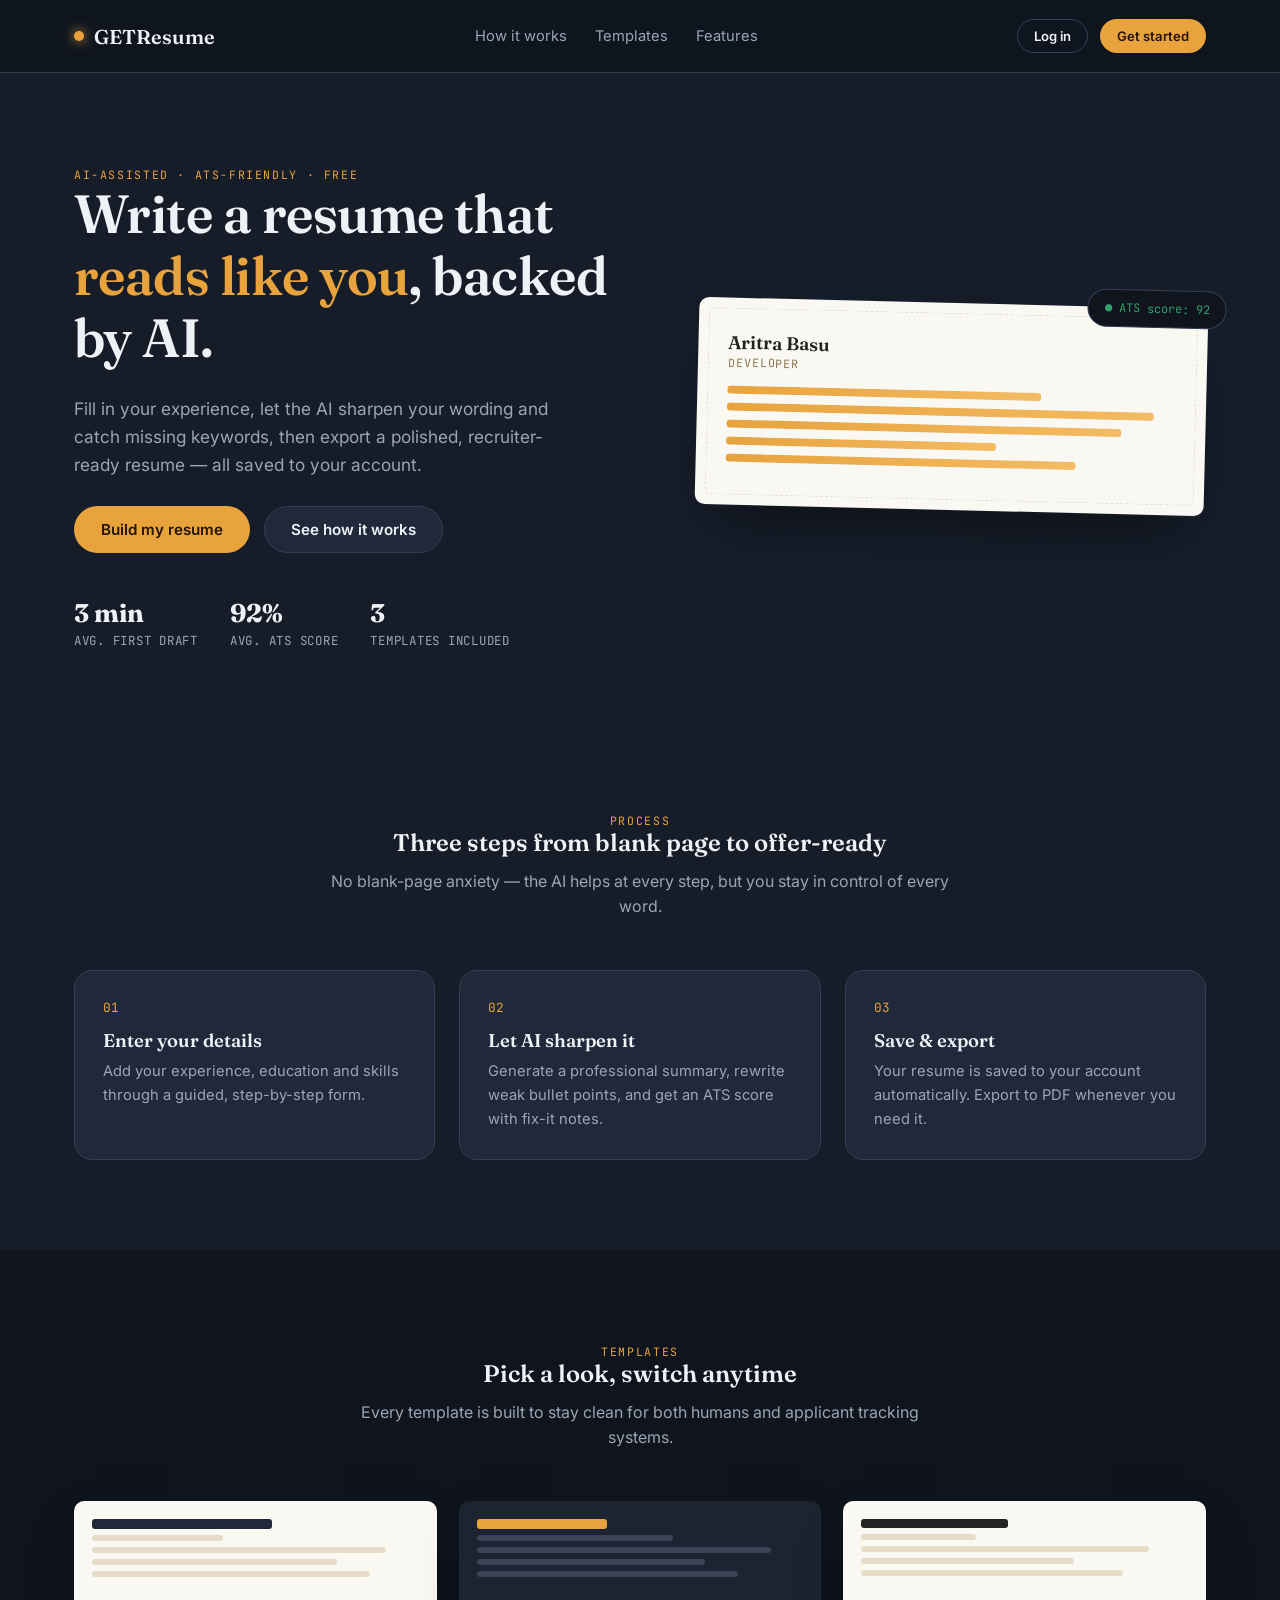
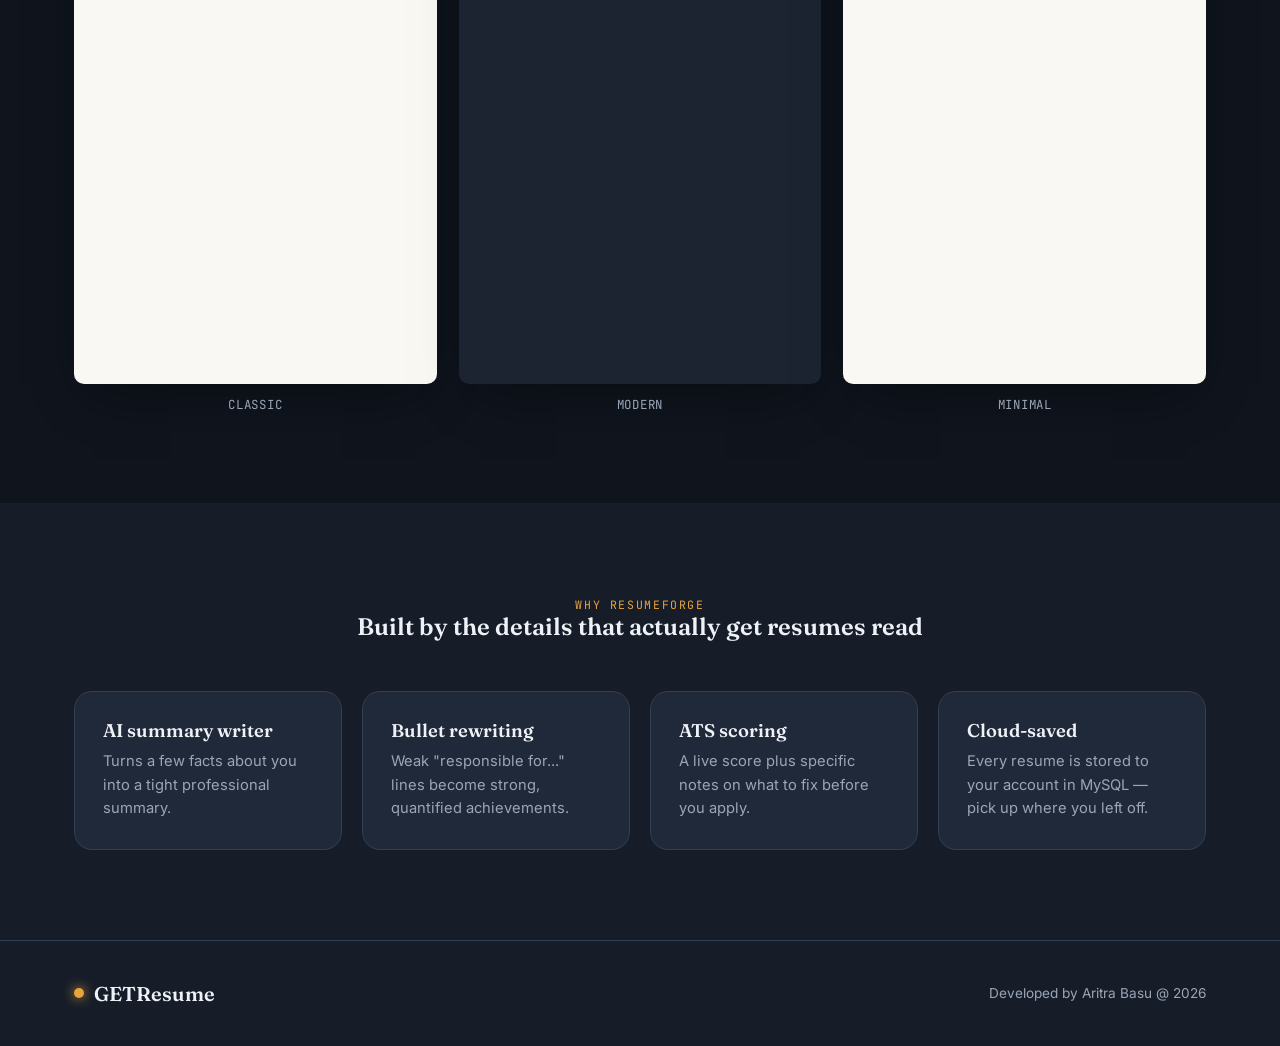
<file: frontend/index.html>
<!DOCTYPE html>
<html lang="en">
<head>
<meta charset="UTF-8">
<meta name="viewport" content="width=device-width, initial-scale=1.0">
<title>ResumeForge — AI Resume Builder</title>
<link rel="preconnect" href="https://fonts.googleapis.com">
<link href="https://fonts.googleapis.com/css2?family=Fraunces:wght@500;600;700&family=Inter:wght@400;500;600;700&family=JetBrains+Mono:wght@500&display=swap" rel="stylesheet">
<link rel="stylesheet" href="css/style.css">
</head>
<body>

<nav class="navbar">
  <div class="container navbar-inner">
    <a href="./index.html"><div class="brand"><span class="dot"></span> GETResume</div></a>
    <div class="nav-links">
      <a href="#how">How it works</a>
      <a href="#templates">Templates</a>
      <a href="#features">Features</a>
    </div>
    <div class="nav-actions">
      <a href="login.html" class="btn btn-ghost btn-sm">Log in</a>
      <a href="register.html" class="btn btn-primary btn-sm">Get started</a>
    </div>
  </div>
</nav>

<header class="hero">
  <div class="container hero-grid">
    <div>
      <span class="eyebrow">AI-assisted · ATS-friendly · Free</span>
      <h1>Write a resume that <em>reads like you</em>, backed by AI.</h1>
      <p class="lead">Fill in your experience, let the AI sharpen your wording and catch missing keywords, then export a polished, recruiter-ready resume — all saved to your account.</p>
      <div class="hero-actions">
        <a href="register.html" class="btn btn-primary">Build my resume</a>
        <a href="#how" class="btn btn-dark">See how it works</a>
      </div>
      <div class="hero-stats">
        <div class="stat"><b>3 min</b><span>Avg. first draft</span></div>
        <div class="stat"><b>92%</b><span>Avg. ATS score</span></div>
        <div class="stat"><b>3</b><span>Templates included</span></div>
      </div>
    </div>
    <div class="hero-visual">
      <div class="mini-resume">
        <div class="mini-badge">● ATS score: 92</div>
        <h4>Aritra Basu</h4>
        <div class="role">Developer</div>
        <div class="mini-line w1" style="width:70%"><span></span></div>
        <div class="mini-line w2" style="width:95%"><span></span></div>
        <div class="mini-line w3" style="width:88%"><span></span></div>
        <div class="mini-line w4" style="width:60%"><span></span></div>
        <div class="mini-line w5" style="width:78%"><span></span></div>
      </div>
    </div>
  </div>
</header>

<section class="section" id="how">
  <div class="container">
    <div class="section-head">
      <span class="eyebrow">Process</span>
      <h2>Three steps from blank page to offer-ready</h2>
      <p>No blank-page anxiety — the AI helps at every step, but you stay in control of every word.</p>
    </div>
    <div class="grid-3">
      <div class="card step-card">
        <span class="num">01</span>
        <h3>Enter your details</h3>
        <p>Add your experience, education and skills through a guided, step-by-step form.</p>
      </div>
      <div class="card step-card">
        <span class="num">02</span>
        <h3>Let AI sharpen it</h3>
        <p>Generate a professional summary, rewrite weak bullet points, and get an ATS score with fix-it notes.</p>
      </div>
      <div class="card step-card">
        <span class="num">03</span>
        <h3>Save &amp; export</h3>
        <p>Your resume is saved to your account automatically. Export to PDF whenever you need it.</p>
      </div>
    </div>
  </div>
</section>

<section class="section" id="templates" style="background:var(--ink-950)">
  <div class="container">
    <div class="section-head">
      <span class="eyebrow">Templates</span>
      <h2>Pick a look, switch anytime</h2>
      <p>Every template is built to stay clean for both humans and applicant tracking systems.</p>
    </div>
    <div class="template-strip">
      <div>
        <div class="template-preview classic">
          <div class="tp-line"></div>
          <div class="tp-line" style="width:40%"></div>
          <div class="tp-line" style="width:90%"></div>
          <div class="tp-line" style="width:75%"></div>
          <div class="tp-line" style="width:85%"></div>
        </div>
        <div class="template-label">Classic</div>
      </div>
      <div>
        <div class="template-preview modern">
          <div class="tp-line accent"></div>
          <div class="tp-line" style="width:60%"></div>
          <div class="tp-line" style="width:90%"></div>
          <div class="tp-line" style="width:70%"></div>
          <div class="tp-line" style="width:80%"></div>
        </div>
        <div class="template-label">Modern</div>
      </div>
      <div>
        <div class="template-preview minimal">
          <div class="tp-line"></div>
          <div class="tp-line" style="width:35%"></div>
          <div class="tp-line" style="width:88%"></div>
          <div class="tp-line" style="width:65%"></div>
          <div class="tp-line" style="width:80%"></div>
        </div>
        <div class="template-label">Minimal</div>
      </div>
    </div>
  </div>
</section>

<section class="section" id="features">
  <div class="container">
    <div class="section-head">
      <span class="eyebrow">Why ResumeForge</span>
      <h2>Built by the details that actually get resumes read</h2>
    </div>
    <div class="grid-4">
      <div class="card"><h3>AI summary writer</h3><p>Turns a few facts about you into a tight professional summary.</p></div>
      <div class="card"><h3>Bullet rewriting</h3><p>Weak "responsible for..." lines become strong, quantified achievements.</p></div>
      <div class="card"><h3>ATS scoring</h3><p>A live score plus specific notes on what to fix before you apply.</p></div>
      <div class="card"><h3>Cloud-saved</h3><p>Every resume is stored to your account in MySQL — pick up where you left off.</p></div>
    </div>
  </div>
</section>

<footer>
  <div class="container footer-inner">
    <div class="brand"><span class="dot"></span> GETResume</div>
    <!-- <p>Built with HTML/CSS/JS, PHP + MySQL, and a Python AI engine.</p> -->
     <p>Developed by Aritra Basu @ 2026</p>
  </div>
</footer>

</body>
</html>
</file>
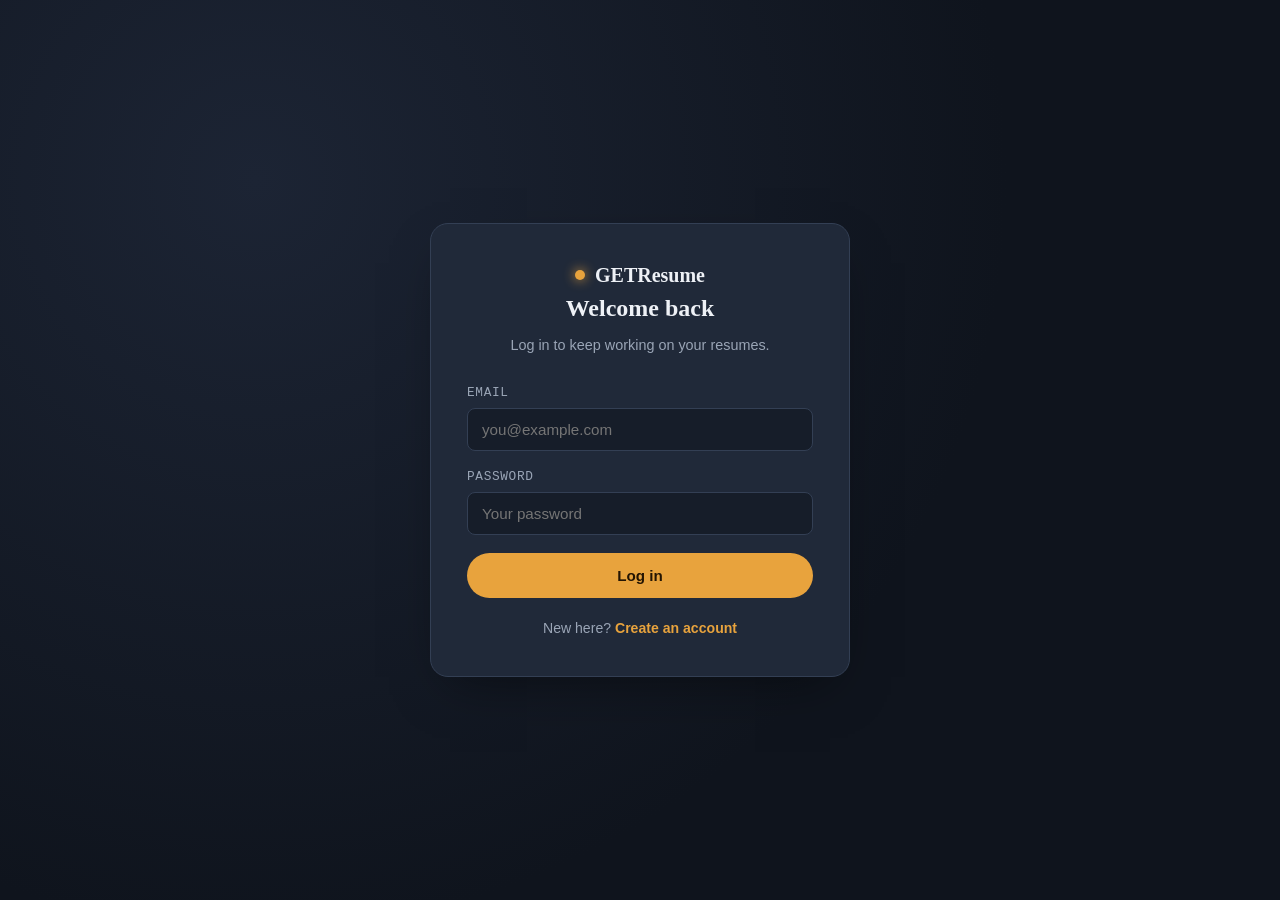
<file: frontend/dashboard.html>
<!DOCTYPE html>
<html lang="en">
<head>
<meta charset="UTF-8">
<meta name="viewport" content="width=device-width, initial-scale=1.0">
<title>Your resumes — ResumeForge</title>
<link rel="preconnect" href="https://fonts.googleapis.com">
<link href="https://fonts.googleapis.com/css2?family=Fraunces:wght@500;600;700&family=Inter:wght@400;500;600;700&family=JetBrains+Mono:wght@500&display=swap" rel="stylesheet">
<link rel="stylesheet" href="css/style.css">
</head>
<body>

<nav class="navbar">
  <div class="container navbar-inner">
    <a href="../frontend/index.html"><div class="brand"><span class="dot"></span> GETResume</div></a>
    <div class="nav-links"></div>
    <div class="nav-actions">
      <span id="userName" style="font-size:.88rem;color:var(--text-lo)"></span>
      <button id="logoutBtn" class="btn btn-ghost btn-sm">Log out</button>
    </div>
  </div>
</nav>

<div class="page-head">
  <div class="container page-head-row">
    <div>
      <h1>Your resumes</h1>
      <p>Pick up an existing draft or start a fresh one.</p>
    </div>
    <a href="builder.html" class="btn btn-primary">+ New resume</a>
  </div>
</div>

<div class="container">
  <div class="resume-grid" id="resumeGrid">
    <!-- populated by dashboard.js -->
  </div>
</div>

<script src="js/main.js"></script>
<script src="js/dashboard.js"></script>
</body>
</html>
</file>
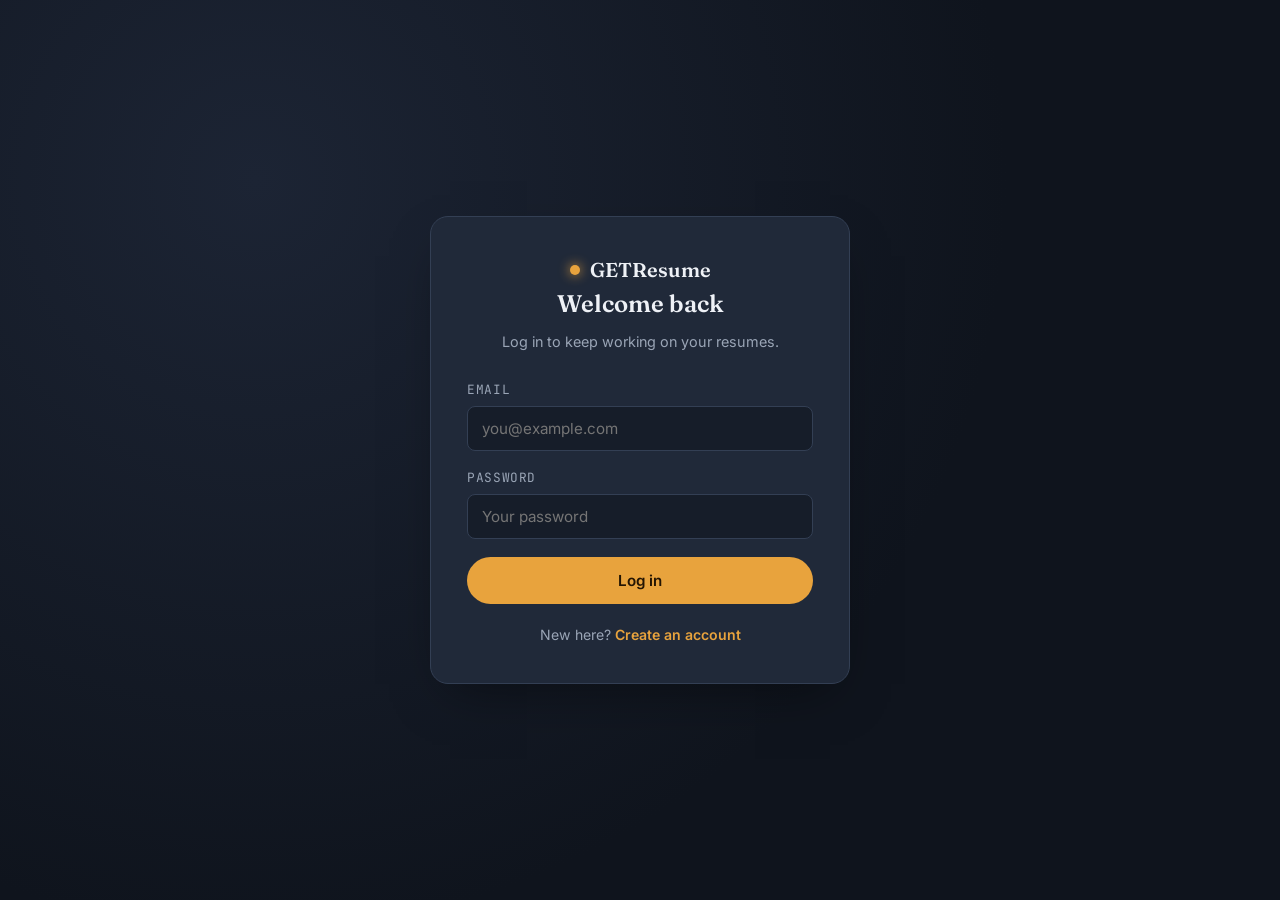
<file: frontend/login.html>
<!DOCTYPE html>
<html lang="en">
<head>
<meta charset="UTF-8">
<meta name="viewport" content="width=device-width, initial-scale=1.0">
<title>Log in — ResumeForge</title>
<link rel="preconnect" href="https://fonts.googleapis.com">
<link href="https://fonts.googleapis.com/css2?family=Fraunces:wght@500;600;700&family=Inter:wght@400;500;600;700&family=JetBrains+Mono:wght@500&display=swap" rel="stylesheet">
<link rel="stylesheet" href="css/style.css">
</head>
<body>

<div class="auth-wrap">
  <div class="auth-card">
    <a href="./index.html"><div class="brand"><span class="dot"></span> GETResume</div></a>
    <h2>Welcome back</h2>
    <p class="sub">Log in to keep working on your resumes.</p>

    <div id="formMsg" class="form-msg"></div>

    <form id="loginForm" novalidate>
      <div class="field">
        <label for="email">Email</label>
        <input type="email" id="email" name="email" placeholder="you@example.com" required>
      </div>
      <div class="field">
        <label for="password">Password</label>
        <input type="password" id="password" name="password" placeholder="Your password" required>
      </div>
      <button type="submit" class="btn btn-primary btn-block" id="submitBtn">Log in</button>
    </form>

    <div class="auth-switch">New here? <a href="register.html">Create an account</a></div>
  </div>
</div>

<script src="js/main.js"></script>
<script src="js/auth.js"></script>
</body>
</html>
</file>
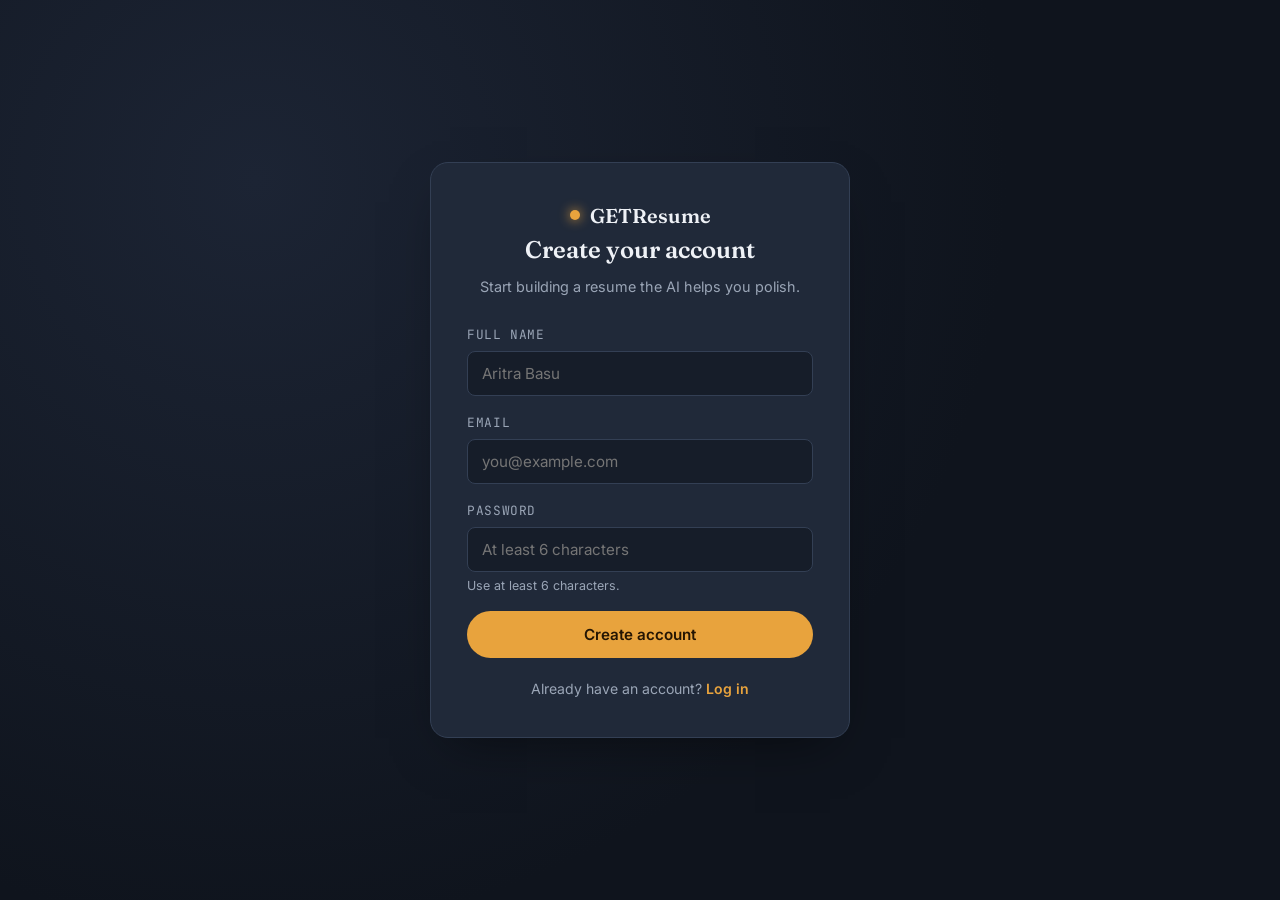
<file: frontend/register.html>
<!DOCTYPE html>
<html lang="en">
<head>
<meta charset="UTF-8">
<meta name="viewport" content="width=device-width, initial-scale=1.0">
<title>Create account — ResumeForge</title>
<link rel="preconnect" href="https://fonts.googleapis.com">
<link href="https://fonts.googleapis.com/css2?family=Fraunces:wght@500;600;700&family=Inter:wght@400;500;600;700&family=JetBrains+Mono:wght@500&display=swap" rel="stylesheet">
<link rel="stylesheet" href="css/style.css">
</head>
<body>

<div class="auth-wrap">
  <div class="auth-card">
    <a href="index.html"><div class="brand"><span class="dot"></span> GETResume</div></a>
    <h2>Create your account</h2>
    <p class="sub">Start building a resume the AI helps you polish.</p>

    <div id="formMsg" class="form-msg"></div>

    <form id="registerForm" novalidate>
      <div class="field">
        <label for="fullName">Full name</label>
        <input type="text" id="fullName" name="full_name" placeholder="Aritra Basu" required>
      </div>
      <div class="field">
        <label for="email">Email</label>
        <input type="email" id="email" name="email" placeholder="you@example.com" required>
      </div>
      <div class="field">
        <label for="password">Password</label>
        <input type="password" id="password" name="password" placeholder="At least 6 characters" required>
        <div class="field-hint">Use at least 6 characters.</div>
      </div>
      <button type="submit" class="btn btn-primary btn-block" id="submitBtn">Create account</button>
    </form>

    <div class="auth-switch">Already have an account? <a href="login.html">Log in</a></div>
  </div>
</div>

<script src="js/main.js"></script>
<script src="js/auth.js"></script>
</body>
</html>
</file>
<file: frontend/css/style.css>
/* =========================================================================
   AI Resume Builder — Design tokens
   Palette: ink navy workspace + warm "highlighter" amber + real paper white.
   The idea: the app is the dim room, the resume is the one paper on the desk
   with a lamp on it — so the paper preview should always feel the brightest,
   most alive thing on screen.
   ========================================================================= */
:root {
  --ink-950: #0f141d;
  --ink-900: #161d29;
  --ink-800: #202939;
  --ink-700: #2b3648;
  --ink-line: #333f54;
  --text-hi: #eef1f6;
  --text-lo: #9aa5b6;

  --paper: #faf8f3;
  --paper-line: #e4ddcd;
  --ink-text: #232323;

  --amber: #e8a33d;
  --amber-hi: #f4bb63;
  --success: #35a06b;
  --danger: #e2604f;

  --font-display: "Fraunces", Georgia, serif;
  --font-body: "Inter", -apple-system, BlinkMacSystemFont, "Segoe UI", sans-serif;
  --font-mono: "JetBrains Mono", "Courier New", monospace;

  --radius: 10px;
  --radius-lg: 18px;
  --shadow-card: 0 20px 50px -20px rgba(0, 0, 0, 0.5);
  --shadow-paper: 0 30px 60px -25px rgba(0, 0, 0, 0.55), 0 2px 0 rgba(255,255,255,0.02);
  --ease: cubic-bezier(.2,.8,.2,1);
}

* { box-sizing: border-box; }
html { scroll-behavior: smooth; }
body {
  margin: 0;
  font-family: var(--font-body);
  background: var(--ink-900);
  color: var(--text-hi);
  -webkit-font-smoothing: antialiased;
}
img { max-width: 100%; display: block; }
a { color: inherit; text-decoration: none; }
button { font-family: inherit; cursor: pointer; }
:focus-visible { outline: 2px solid var(--amber); outline-offset: 2px; }

h1, h2, h3, h4 { font-family: var(--font-display); font-weight: 600; margin: 0 0 .5em; line-height: 1.15; }
p { line-height: 1.6; color: var(--text-lo); margin: 0 0 1em; }
.eyebrow {
  font-family: var(--font-mono);
  font-size: .72rem;
  letter-spacing: .14em;
  text-transform: uppercase;
  color: var(--amber);
}

.container { max-width: 1180px; margin: 0 auto; padding: 0 24px; }

/* ---------------- Buttons ---------------- */
.btn {
  display: inline-flex;
  align-items: center;
  justify-content: center;
  gap: 8px;
  padding: 13px 26px;
  border-radius: 999px;
  border: 1px solid transparent;
  font-weight: 600;
  font-size: .95rem;
  transition: transform .15s var(--ease), box-shadow .15s var(--ease), background .15s var(--ease);
  white-space: nowrap;
}
.btn:active { transform: scale(.97); }
.btn-primary { background: var(--amber); color: #241503; }
.btn-primary:hover { background: var(--amber-hi); box-shadow: 0 8px 24px -8px rgba(232,163,61,.6); }
.btn-ghost { background: transparent; color: var(--text-hi); border-color: var(--ink-line); }
.btn-ghost:hover { border-color: var(--amber); color: var(--amber); }
.btn-dark { background: var(--ink-800); color: var(--text-hi); border-color: var(--ink-line); }
.btn-dark:hover { border-color: var(--amber); }
.btn-danger { background: transparent; color: var(--danger); border-color: rgba(226,96,79,.4); }
.btn-danger:hover { background: rgba(226,96,79,.12); }
.btn-block { width: 100%; }
.btn-sm { padding: 8px 16px; font-size: .82rem; }
.btn[disabled] { opacity: .5; pointer-events: none; }

/* ---------------- Navbar ---------------- */
.navbar {
  position: sticky; top: 0; z-index: 50;
  background: rgba(15, 20, 29, 0.85);
  backdrop-filter: blur(10px);
  border-bottom: 1px solid var(--ink-line);
}
.navbar-inner { display: flex; align-items: center; justify-content: space-between; height: 72px; }
.brand { display: flex; align-items: center; gap: 10px; font-family: var(--font-display); font-size: 1.25rem; font-weight: 600; }
.brand .dot { width: 10px; height: 10px; border-radius: 50%; background: var(--amber); box-shadow: 0 0 12px var(--amber); }
.nav-links { display: flex; align-items: center; gap: 28px; }
.nav-links a { font-size: .92rem; color: var(--text-lo); transition: color .15s; }
.nav-links a:hover { color: var(--text-hi); }
.nav-actions { display: flex; gap: 12px; align-items: center; }

/* ---------------- Hero ---------------- */
.hero { padding: 90px 0 70px; position: relative; overflow: hidden; }
.hero-grid { display: grid; grid-template-columns: 1.05fr .95fr; gap: 60px; align-items: center; }
.hero h1 { font-size: clamp(2.4rem, 4.2vw, 3.6rem); letter-spacing: -.01em; }
.hero h1 em { font-style: normal; color: var(--amber); }
.hero p.lead { font-size: 1.08rem; max-width: 46ch; }
.hero-actions { display: flex; gap: 14px; margin-top: 28px; flex-wrap: wrap; }
.hero-stats { display: flex; gap: 32px; margin-top: 44px; }
.hero-stats .stat b { display: block; font-family: var(--font-display); font-size: 1.6rem; color: var(--text-hi); }
.hero-stats .stat span { font-size: .78rem; color: var(--text-lo); font-family: var(--font-mono); text-transform: uppercase; letter-spacing: .06em; }

/* Signature element: a little "paper on a desk" preview card with a pen-draw animation */
.hero-visual { position: relative; }
.mini-resume {
  background: var(--paper);
  color: var(--ink-text);
  border-radius: var(--radius);
  box-shadow: var(--shadow-paper);
  padding: 34px 30px;
  transform: rotate(1.4deg);
  position: relative;
}
.mini-resume::before {
  content: "";
  position: absolute; inset: 10px;
  border: 1px dashed var(--paper-line);
  border-radius: 6px;
  pointer-events: none;
}
.mini-resume h4 { font-size: 1.15rem; margin-bottom: 2px; }
.mini-resume .role { font-family: var(--font-mono); font-size: .72rem; color: #8a7550; text-transform: uppercase; letter-spacing: .08em; margin-bottom: 16px; }
.mini-line { height: 8px; border-radius: 4px; background: #e6ddc9; margin-bottom: 9px; overflow: hidden; position: relative; }
.mini-line span {
  position: absolute; inset: 0; background: linear-gradient(90deg, var(--amber), var(--amber-hi));
  width: 0%; animation: draw 2.4s var(--ease) forwards;
}
.mini-line.w1 span { animation-delay: .1s; }
.mini-line.w2 span { animation-delay: .35s; }
.mini-line.w3 span { animation-delay: .6s; }
.mini-line.w4 span { animation-delay: .85s; }
.mini-line.w5 span { animation-delay: 1.1s; }
@keyframes draw { to { width: 100%; } }
.mini-badge {
  position: absolute; top: -18px; right: -18px;
  background: var(--ink-950); border: 1px solid var(--ink-line);
  border-radius: 999px; padding: 10px 16px;
  font-family: var(--font-mono); font-size: .74rem; color: var(--success);
  box-shadow: var(--shadow-card);
}
@media (prefers-reduced-motion: reduce) {
  .mini-line span { animation: none; width: 100%; }
}

/* ---------------- Sections ---------------- */
.section { padding: 90px 0; }
.section-head { max-width: 620px; margin: 0 auto 50px; text-align: center; }
.section-head p { margin: 0 auto; }

.grid-3 { display: grid; grid-template-columns: repeat(3, 1fr); gap: 24px; }
.grid-4 { display: grid; grid-template-columns: repeat(4, 1fr); gap: 20px; }

.card {
  background: var(--ink-800);
  border: 1px solid var(--ink-line);
  border-radius: var(--radius-lg);
  padding: 28px;
}
.card .num { font-family: var(--font-mono); color: var(--amber); font-size: .8rem; margin-bottom: 14px; display: block; }
.card h3 { font-size: 1.15rem; }
.card p { font-size: .92rem; margin-bottom: 0; }

.step-card { position: relative; }
.step-card:not(:last-child)::after {
  content: ""; position: absolute; top: 32px; left: calc(100% + 12px);
  width: 0; height: 0; /* connector removed on mobile via media query */
}

/* ---------------- Templates preview strip ---------------- */
.template-strip { display: grid; grid-template-columns: repeat(3, 1fr); gap: 22px; }
.template-preview {
  background: var(--paper); border-radius: 10px; padding: 18px; color: var(--ink-text);
  box-shadow: var(--shadow-card); aspect-ratio: 3/4; display: flex; flex-direction: column; gap: 6px;
}
.template-preview .tp-line { height: 6px; background: #e6ddc9; border-radius: 3px; }
.template-preview .tp-line.dark { background: #2b3648; }
.template-preview.classic .tp-line:first-child { background: var(--ink-800); width: 55%; height: 10px; }
.template-preview.modern { background: #1c2431; }
.template-preview.modern .tp-line { background: #3a4558; }
.template-preview.modern .tp-line.accent { background: var(--amber); width: 40%; height: 10px; }
.template-preview.minimal .tp-line:first-child { background: #232323; width: 45%; height: 9px; }
.template-label { text-align: center; font-family: var(--font-mono); font-size: .78rem; color: var(--text-lo); margin-top: 12px; text-transform: uppercase; letter-spacing: .06em; }

/* ---------------- Footer ---------------- */
footer { border-top: 1px solid var(--ink-line); padding: 40px 0; }
.footer-inner { display: flex; justify-content: space-between; align-items: center; flex-wrap: wrap; gap: 16px; }
.footer-inner p { margin: 0; font-size: .85rem; }

/* =========================================================================
   Auth pages (login / register)
   ========================================================================= */
.auth-wrap {
  min-height: 100vh; display: grid; place-items: center;
  background: radial-gradient(circle at 20% 20%, #1c2434, var(--ink-950) 60%);
  padding: 24px;
}
.auth-card {
  width: 100%; max-width: 420px;
  background: var(--ink-800); border: 1px solid var(--ink-line);
  border-radius: var(--radius-lg); padding: 40px 36px;
  box-shadow: var(--shadow-card);
}
.auth-card .brand { justify-content: center; margin-bottom: 8px; }
.auth-card h2 { text-align: center; font-size: 1.5rem; }
.auth-card > p.sub { text-align: center; margin-bottom: 28px; font-size: .9rem; }

.field { margin-bottom: 18px; }
.field label {
  display: block; font-size: .8rem; font-family: var(--font-mono); text-transform: uppercase;
  letter-spacing: .05em; color: var(--text-lo); margin-bottom: 8px;
}
.field input, .field select, .field textarea {
  width: 100%; padding: 12px 14px; border-radius: 8px;
  border: 1px solid var(--ink-line); background: var(--ink-900); color: var(--text-hi);
  font-family: inherit; font-size: .95rem; transition: border-color .15s;
}
.field input:focus, .field select:focus, .field textarea:focus { border-color: var(--amber); }
.field textarea { resize: vertical; min-height: 90px; }
.field-hint { font-size: .78rem; color: var(--text-lo); margin-top: 6px; }
.field-error { font-size: .78rem; color: var(--danger); margin-top: 6px; display: none; }

.form-msg { padding: 12px 14px; border-radius: 8px; font-size: .87rem; margin-bottom: 18px; display: none; }
.form-msg.error { background: rgba(226,96,79,.12); color: #ff9d8d; border: 1px solid rgba(226,96,79,.3); display: block; }
.form-msg.success { background: rgba(53,160,107,.12); color: #7be3ae; border: 1px solid rgba(53,160,107,.3); display: block; }

.auth-switch { text-align: center; margin-top: 22px; font-size: .88rem; color: var(--text-lo); }
.auth-switch a { color: var(--amber); font-weight: 600; }

/* =========================================================================
   Dashboard
   ========================================================================= */
.page-head { padding: 46px 0 30px; border-bottom: 1px solid var(--ink-line); }
.page-head-row { display: flex; justify-content: space-between; align-items: flex-end; flex-wrap: wrap; gap: 16px; }
.page-head h1 { font-size: 2rem; margin-bottom: 4px; }

.resume-grid { padding: 40px 0 80px; display: grid; grid-template-columns: repeat(3, 1fr); gap: 22px; }
.resume-card {
  background: var(--ink-800); border: 1px solid var(--ink-line); border-radius: var(--radius-lg);
  overflow: hidden; transition: transform .15s var(--ease), border-color .15s;
}
.resume-card:hover { transform: translateY(-4px); border-color: var(--amber); }
.resume-card .thumb {
  background: var(--paper); height: 150px; padding: 16px; display: flex; flex-direction: column; gap: 5px;
}
.resume-card .thumb .rl { height: 5px; background: #e6ddc9; border-radius: 3px; }
.resume-card .thumb .rl.hd { background: var(--ink-800); width: 50%; height: 8px; margin-bottom: 4px; }
.resume-card .body { padding: 18px 20px 20px; }
.resume-card h4 { font-size: 1.02rem; margin-bottom: 4px; }
.resume-card .meta { font-family: var(--font-mono); font-size: .74rem; color: var(--text-lo); margin-bottom: 14px; display: flex; justify-content: space-between; }
.resume-card .ats-pill {
  display: inline-flex; align-items: center; gap: 6px; font-family: var(--font-mono); font-size: .72rem;
  padding: 4px 10px; border-radius: 999px; background: rgba(53,160,107,.12); color: #7be3ae; border: 1px solid rgba(53,160,107,.25);
}
.resume-card .actions { display: flex; gap: 8px; margin-top: 14px; }

.empty-state {
  text-align: center; padding: 80px 20px; border: 1px dashed var(--ink-line); border-radius: var(--radius-lg);
  grid-column: 1 / -1;
}
.empty-state h3 { margin-bottom: 6px; }

/* =========================================================================
   Builder
   ========================================================================= */
.builder-shell { display: grid; grid-template-columns: 280px 1fr 460px; min-height: calc(100vh - 72px); }

.builder-steps { background: var(--ink-950); border-right: 1px solid var(--ink-line); padding: 28px 18px; }
.step-item {
  display: flex; align-items: center; gap: 12px; padding: 12px 14px; border-radius: 10px;
  font-size: .9rem; color: var(--text-lo); margin-bottom: 4px; transition: background .15s, color .15s;
}
.step-item .step-num {
  width: 26px; height: 26px; border-radius: 50%; background: var(--ink-800); border: 1px solid var(--ink-line);
  display: flex; align-items: center; justify-content: center; font-family: var(--font-mono); font-size: .74rem; flex-shrink: 0;
}
.step-item.active { background: var(--ink-800); color: var(--text-hi); }
.step-item.active .step-num { background: var(--amber); color: #241503; border-color: var(--amber); }
.step-item.done .step-num { background: var(--success); color: #06210f; border-color: var(--success); }
.step-item:hover { color: var(--text-hi); cursor: pointer; }

.builder-form { padding: 34px 40px; overflow-y: auto; }
.builder-form h2 { font-size: 1.5rem; }
.form-row { display: grid; grid-template-columns: 1fr 1fr; gap: 16px; }
.repeatable-block {
  border: 1px solid var(--ink-line); border-radius: 12px; padding: 20px; margin-bottom: 16px; position: relative; background: var(--ink-800);
}
.repeatable-block .remove-btn {
  position: absolute; top: 14px; right: 14px; background: none; border: none; color: var(--text-lo); font-size: 1.1rem;
}
.repeatable-block .remove-btn:hover { color: var(--danger); }
.ai-btn {
  display: inline-flex; align-items: center; gap: 6px; font-size: .78rem; font-family: var(--font-mono);
  color: var(--amber); background: rgba(232,163,61,.1); border: 1px solid rgba(232,163,61,.3);
  padding: 6px 12px; border-radius: 999px; margin-top: 8px;
}
.ai-btn:hover { background: rgba(232,163,61,.2); }
.ai-btn.loading { opacity: .6; pointer-events: none; }

.skills-input-wrap { display: flex; gap: 8px; flex-wrap: wrap; padding: 10px; border: 1px solid var(--ink-line); border-radius: 8px; background: var(--ink-900); }
.skill-chip { display: inline-flex; align-items: center; gap: 6px; background: var(--ink-800); border: 1px solid var(--ink-line); padding: 5px 10px; border-radius: 999px; font-size: .82rem; }
.skill-chip button { background: none; border: none; color: var(--text-lo); }
.skills-input-wrap input { border: none; background: none; flex: 1; min-width: 120px; color: var(--text-hi); }
.skills-input-wrap input:focus { outline: none; }
.suggested-skills { display: flex; flex-wrap: wrap; gap: 8px; margin-top: 10px; }
.suggested-skills .sugg { font-size: .8rem; padding: 5px 12px; border-radius: 999px; border: 1px dashed var(--ink-line); color: var(--text-lo); }
.suggested-skills .sugg:hover { border-color: var(--amber); color: var(--amber); }

.builder-footer { display: flex; justify-content: space-between; margin-top: 30px; padding-top: 20px; border-top: 1px solid var(--ink-line); }

/* ------ live preview panel ------ */
.builder-preview { background: var(--ink-950); border-left: 1px solid var(--ink-line); padding: 34px 30px; overflow-y: auto; }
.preview-toolbar { display: flex; justify-content: space-between; align-items: center; margin-bottom: 16px; }
.preview-toolbar select { background: var(--ink-800); color: var(--text-hi); border: 1px solid var(--ink-line); border-radius: 8px; padding: 8px 10px; font-size: .85rem; }
.ats-meter { display: flex; align-items: center; gap: 10px; font-family: var(--font-mono); font-size: .78rem; color: var(--text-lo); margin-bottom: 14px; }
.ats-bar { flex: 1; height: 6px; background: var(--ink-800); border-radius: 4px; overflow: hidden; }
.ats-bar span { display: block; height: 100%; background: linear-gradient(90deg, var(--danger), var(--amber), var(--success)); border-radius: 4px; transition: width .4s var(--ease); }

.paper {
  background: var(--paper); color: var(--ink-text); border-radius: 6px; box-shadow: var(--shadow-paper);
  padding: 46px 42px; min-height: 700px; font-size: .92rem;
}
.paper h1 { font-family: var(--font-display); font-size: 1.7rem; margin-bottom: 2px; color: #1a1a1a; }
.paper .p-role { font-family: var(--font-mono); font-size: .78rem; text-transform: uppercase; letter-spacing: .06em; color: #8a7550; margin-bottom: 10px; }
.paper .p-contact { font-size: .82rem; color: #555; margin-bottom: 20px; display: flex; flex-wrap: wrap; gap: 10px; }
.paper section { margin-bottom: 18px; }
.paper h3 {
  font-family: var(--font-mono); font-size: .74rem; text-transform: uppercase; letter-spacing: .1em;
  color: #8a7550; border-bottom: 1px solid var(--paper-line); padding-bottom: 6px; margin-bottom: 10px;
}
.paper .entry { margin-bottom: 12px; }
.paper .entry-head { display: flex; justify-content: space-between; font-weight: 600; font-size: .93rem; color: #1a1a1a; }
.paper .entry-sub { font-size: .82rem; color: #666; margin-bottom: 4px; }
.paper .entry ul { margin: 4px 0 0 18px; padding: 0; }
.paper .entry li { margin-bottom: 3px; font-size: .87rem; color: #333; }
.paper .skills-list { display: flex; flex-wrap: wrap; gap: 8px; }
.paper .skills-list span { background: #f0ead9; padding: 4px 10px; border-radius: 5px; font-size: .8rem; }
.paper .p-summary { font-size: .88rem; color: #333; }

/* modern template variant */
.paper.tpl-modern { background: #1c2431; color: #dfe4ee; }
.paper.tpl-modern h1 { color: #fff; }
.paper.tpl-modern h3 { color: var(--amber); border-color: #333f54; }
.paper.tpl-modern .entry-head { color: #fff; }
.paper.tpl-modern .entry-sub, .paper.tpl-modern .p-contact, .paper.tpl-modern .entry li, .paper.tpl-modern .p-summary { color: #b8c0cf; }
.paper.tpl-modern .skills-list span { background: #2b3648; color: #dfe4ee; }
.paper.tpl-modern .p-role { color: var(--amber-hi); }

/* minimal template variant */
.paper.tpl-minimal h3 { border: none; letter-spacing: .16em; color: #999; }
.paper.tpl-minimal h1 { font-family: var(--font-body); font-weight: 700; }

/* =========================================================================
   Responsive
   ========================================================================= */
@media (max-width: 1100px) {
  .builder-shell { grid-template-columns: 240px 1fr; }
  .builder-preview { display: none; }
  .builder-shell.show-preview { grid-template-columns: 1fr; }
  .builder-shell.show-preview .builder-steps, .builder-shell.show-preview .builder-form { display: none; }
  .builder-shell.show-preview .builder-preview { display: block; border-left: none; }
}
@media (max-width: 860px) {
  .hero-grid { grid-template-columns: 1fr; }
  .grid-3, .grid-4, .template-strip, .resume-grid { grid-template-columns: 1fr 1fr; }
  .nav-links { display: none; }
  .builder-steps { position: fixed; bottom: 0; left: 0; right: 0; z-index: 40; display: flex; padding: 10px; overflow-x: auto; border-right: none; border-top: 1px solid var(--ink-line); width: 100%; }
  .builder-shell { grid-template-columns: 1fr; padding-bottom: 70px; }
  .step-item { flex-direction: column; gap: 4px; font-size: .68rem; white-space: nowrap; }
}
@media (max-width: 560px) {
  .grid-3, .grid-4, .template-strip, .resume-grid { grid-template-columns: 1fr; }
  .form-row { grid-template-columns: 1fr; }
  .hero { padding: 60px 0 40px; }
  .auth-card { padding: 30px 22px; }
}
</file>
